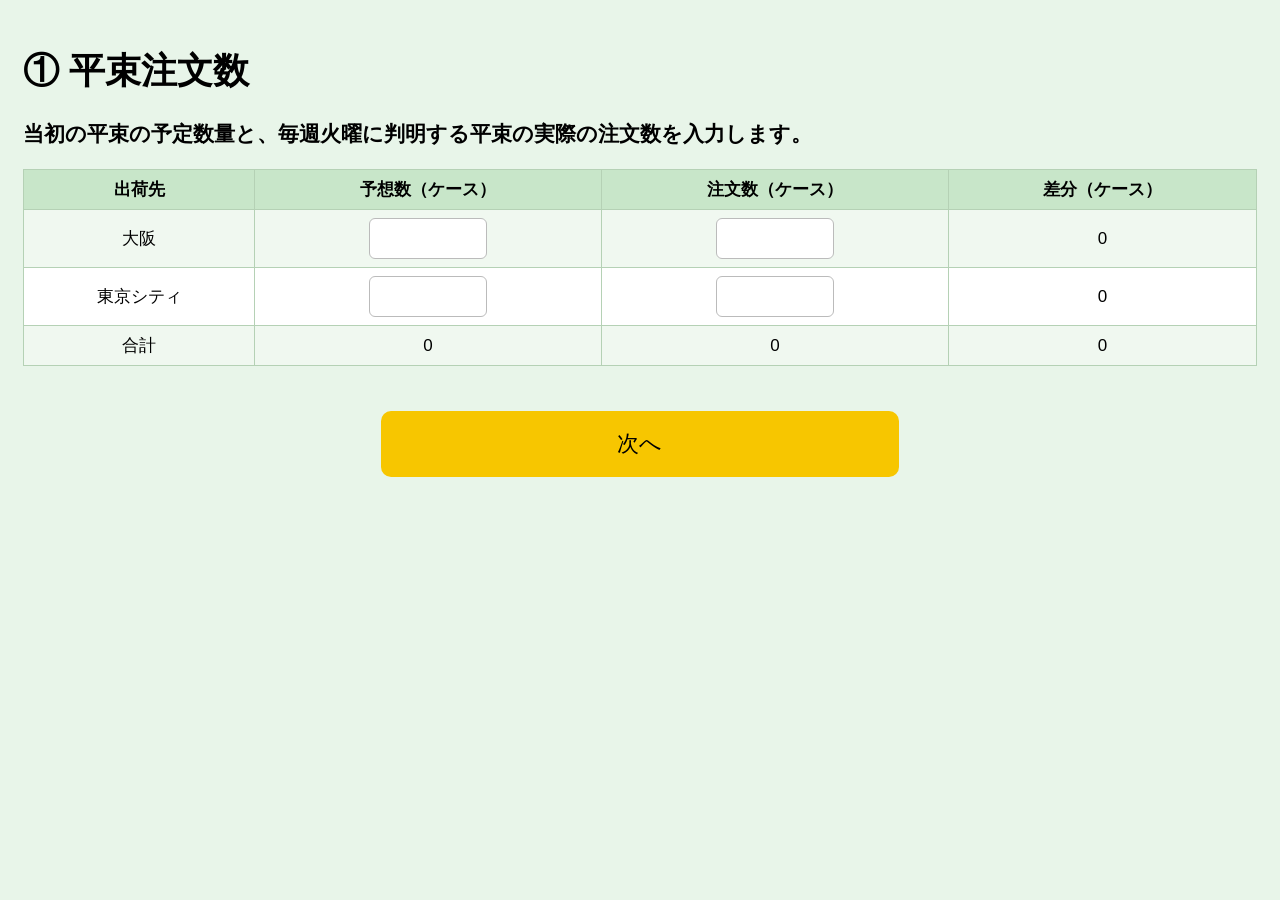
<file: index.html>
<!DOCTYPE html>
<html lang="ja">
<head>
<link rel="stylesheet" href="ui.css">
<link rel="manifest" href="./manifest.json">



    <meta charset="UTF-8">
    <meta name="viewport" content="width=device-width, initial-scale=1.0">
    <title>出荷数量決定アプリ</title>

 
</head>
<body>

<h1>① 平束注文数</h1>
<h3> 当初の平束の予定数量と、毎週火曜に判明する平束の実際の注文数を入力します。</h3>
<div class="table-wrapper">

<table>
    <tr>
        <th>出荷先</th>
        <th>予想数（ケース）</th>
        <th>注文数（ケース）</th>
        <th>差分（ケース）</th>
    </tr>

    <tr>
        <td>大阪</td>
        <td><input type="number" id="osaka_before"></td>
        <td><input type="number" id="osaka_after"></td>
        <td id="osaka_diff">0</td>
    </tr>

    <tr>
        <td>東京シティ</td>
        <td><input type="number" id="tokyo_before"></td>
        <td><input type="number" id="tokyo_after"></td>
        <td id="tokyo_diff">0</td>
    </tr>

    <tr class="highlight">
        <td>合計</td>
        <td id="total_before">0</td>
        <td id="total_after">0</td>
        <td id="total_diff">0</td>
    </tr>
</table>
</div>

<div class="nav-buttons">
<a href="next.html" class="btn-next">次へ</a>
</div>

<script>
    const inputs = document.querySelectorAll("input");

    inputs.forEach(input => {
        input.addEventListener("input", calc);
    });

    function calc() {
        const osaka_before = Number(document.getElementById("osaka_before").value) || 0;
        const osaka_after  = Number(document.getElementById("osaka_after").value) || 0;

        const tokyo_before = Number(document.getElementById("tokyo_before").value) || 0;
        const tokyo_after  = Number(document.getElementById("tokyo_after").value) || 0;

        const osaka_diff = osaka_after - osaka_before;
        const tokyo_diff = tokyo_after - tokyo_before;

        document.getElementById("osaka_diff").textContent = osaka_diff;
        document.getElementById("tokyo_diff").textContent = tokyo_diff;

        const total_before = osaka_before + tokyo_before;
        const total_after  = osaka_after + tokyo_after;
        const total_diff   = total_after - total_before;

        document.getElementById("total_before").textContent = total_before;
        document.getElementById("total_after").textContent = total_after;
        document.getElementById("total_diff").textContent = total_diff;

        // ★ 平束の増減数を保存（±そのまま）
		console.log("heisoku_diff 保存前 total_diff =", total_diff);

        localStorage.setItem("heisoku_diff", total_diff);
		console.log("保存された heisoku_diff =", localStorage.getItem("heisoku_diff"));
    }
</script>
<script>
if ("serviceWorker" in navigator) {
    navigator.serviceWorker.register("./service-worker.js")
    .then(() => console.log("SW 登録成功"))
    .catch(err => console.log("SW 登録失敗:", err));
}
</script>

</body>
</html>
</file>
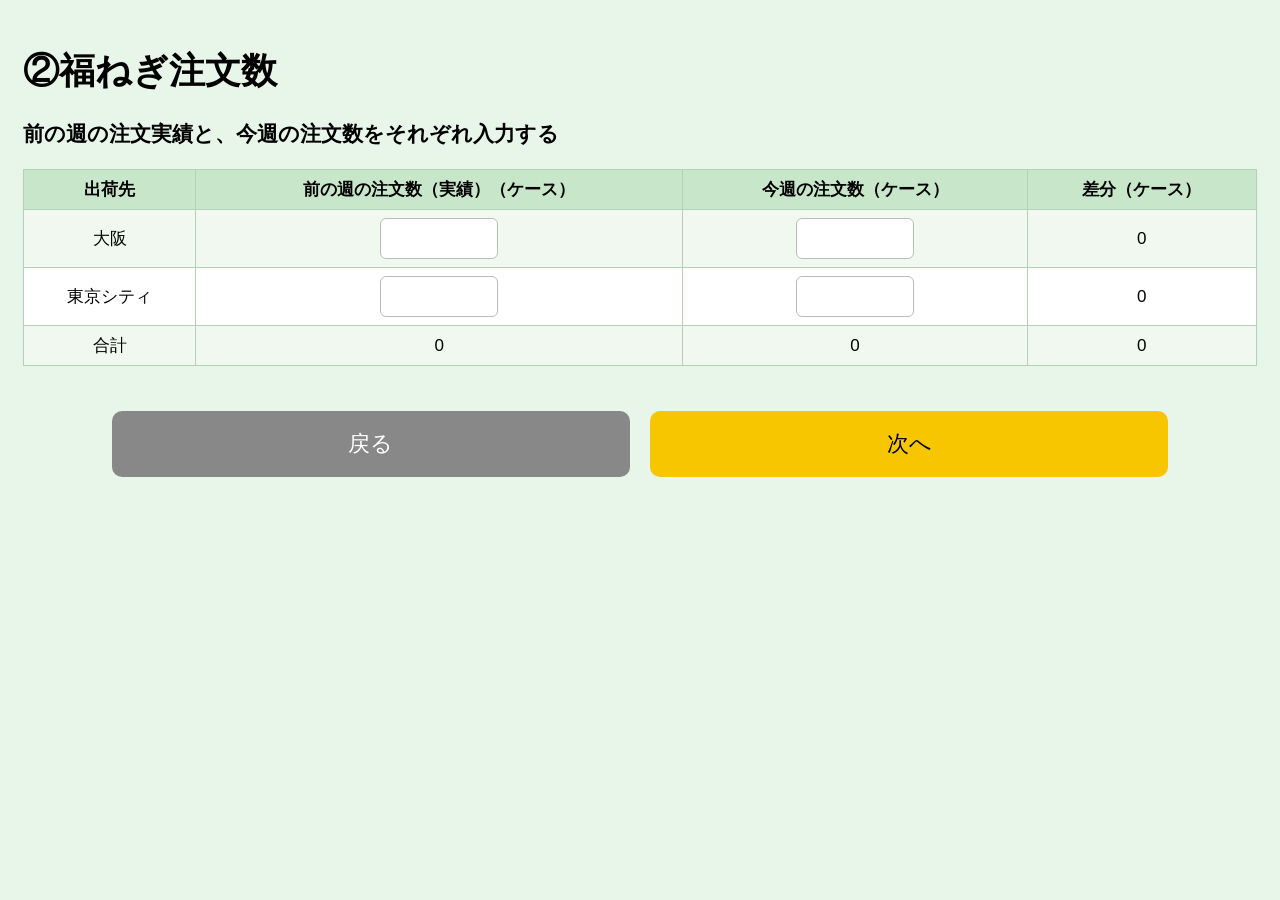
<file: next.html>
<!DOCTYPE html>
<html lang="ja">
<head>
<link rel="stylesheet" href="ui.css">
    <meta charset="UTF-8">
    <meta name="viewport" content="width=device-width, initial-scale=1.0">
    <title>②福ねぎ注文数</title>

        
</head>
<body>

    <h1>②福ねぎ注文数</h1>
	<h3> 前の週の注文実績と、今週の注文数をそれぞれ入力する</h3>
<div class="table-wrapper">

    <table>
        <tr>
            <th>出荷先</th>
            <th>前の週の注文数（実績）（ケース）</th>
            <th>今週の注文数（ケース）</th>
            <th>差分（ケース）</th>
        </tr>

        <tr>
            <td>大阪</td>
            <td><input type="number" id="osaka_before"></td>
            <td><input type="number" id="osaka_after"></td>
            <td id="osaka_diff">0</td>
        </tr>

        <tr>
            <td>東京シティ</td>
            <td><input type="number" id="tokyo_before"></td>
            <td><input type="number" id="tokyo_after"></td>
            <td id="tokyo_diff">0</td>
        </tr>

        <tr class="highlight">
            <td>合計</td>
            <td id="total_before">0</td>
            <td id="total_after">0</td>
            <td id="total_diff">0</td>
        </tr>
    </table>
	</div>

<div class="nav-buttons">

    <a href="index.html" class="btn-prev">戻る</a>
    <a href="next2.html" class="btn-next">次へ</a>
</div>


    <script>
    const inputs = document.querySelectorAll("input");

    inputs.forEach(input => {
        input.addEventListener("input", calc);
    });

    function calc() {
        const osaka_before = Number(document.getElementById("osaka_before").value) || 0;
        const osaka_after  = Number(document.getElementById("osaka_after").value) || 0;

        const tokyo_before = Number(document.getElementById("tokyo_before").value) || 0;
        const tokyo_after  = Number(document.getElementById("tokyo_after").value) || 0;

        // 個別差分
        const osaka_diff = osaka_after - osaka_before;
        const tokyo_diff = tokyo_after - tokyo_before;

        document.getElementById("osaka_diff").textContent = osaka_diff;
        document.getElementById("tokyo_diff").textContent = tokyo_diff;

        // 合計
        const total_before = osaka_before + tokyo_before;
        const total_after  = osaka_after + tokyo_after;
        const total_diff   = total_after - total_before;

        document.getElementById("total_before").textContent = total_before;
        document.getElementById("total_after").textContent = total_after;
        document.getElementById("total_diff").textContent = total_diff;

        // ★差分（増減どちらも）を保存
        localStorage.setItem("order_diff", total_diff);
    }
</script>


</body>
</html>
</file>
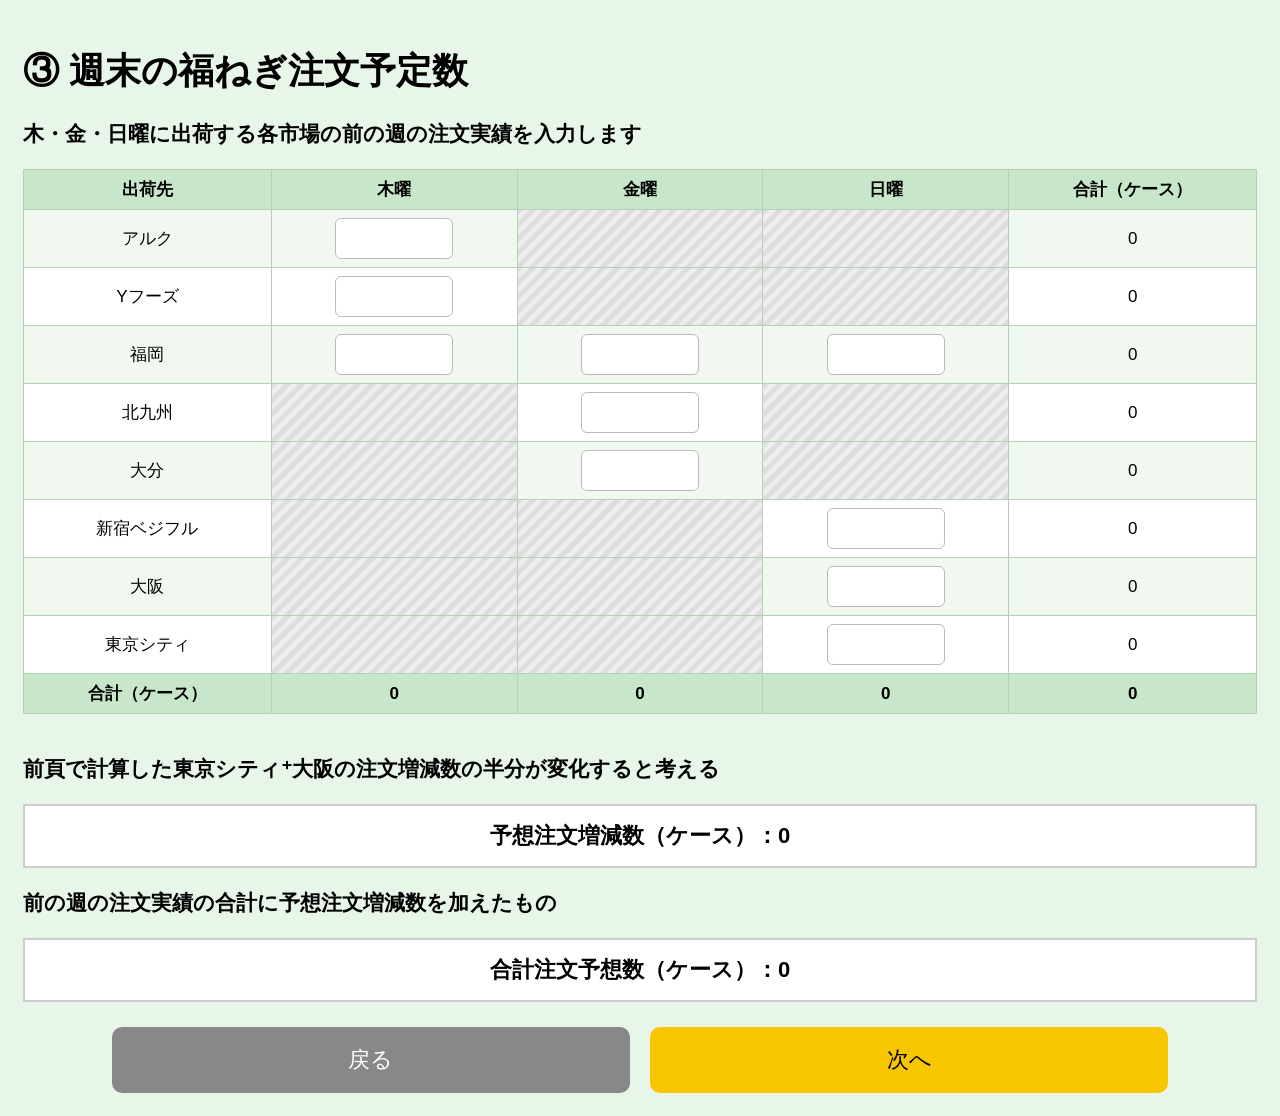
<file: next2.html>
<!DOCTYPE html>
<html lang="ja">
<head>
<link rel="stylesheet" href="ui.css">

    <meta charset="UTF-8">
    <meta name="viewport" content="width=device-width, initial-scale=1.0">
    <title>③週末の福ねぎ注文予定数</title>

    
</head>
<body>

<h1>③ 週末の福ねぎ注文予定数</h1>
<h3>木・金・日曜に出荷する各市場の前の週の注文実績を入力します</h3>
<div class="table-wrapper">

<table>
    <tr>
        <th>出荷先</th>
        <th>木曜</th>
        <th>金曜</th>
        <th>日曜</th>
        <th>合計（ケース）</th>
    </tr>

    <!-- アルク -->
    <tr>
        <td>アルク</td>
        <td><input type="number" class="order thu"></td>
        <td class="disabled-cell"></td>
        <td class="disabled-cell"></td>
        <td class="row-total">0</td>
    </tr>

    <!-- Yフーズ -->
    <tr>
        <td>Yフーズ</td>
        <td><input type="number" class="order thu"></td>
        <td class="disabled-cell"></td>
        <td class="disabled-cell"></td>
        <td class="row-total">0</td>
    </tr>

    <!-- 福岡 -->
    <tr>
        <td>福岡</td>
        <td><input type="number" class="order thu"></td>
        <td><input type="number" class="order fri"></td>
        <td><input type="number" class="order sat"></td>
        <td class="row-total">0</td>
    </tr>

    <!-- 北九州 -->
    <tr>
        <td>北九州</td>
        <td class="disabled-cell"></td>
        <td><input type="number" class="order fri"></td>
        <td class="disabled-cell"></td>
        <td class="row-total">0</td>
    </tr>

    <!-- 大分 -->
    <tr>
        <td>大分</td>
        <td class="disabled-cell"></td>
        <td><input type="number" class="order fri"></td>
        <td class="disabled-cell"></td>
        <td class="row-total">0</td>
    </tr>

    <!-- 新宿ベジフル -->
    <tr>
        <td>新宿ベジフル</td>
        <td class="disabled-cell"></td>
        <td class="disabled-cell"></td>
        <td><input type="number" class="order sat"></td>
        <td class="row-total">0</td>
    </tr>

    <!-- 大阪 -->
    <tr>
        <td>大阪</td>
        <td class="disabled-cell"></td>
        <td class="disabled-cell"></td>
        <td><input type="number" class="order sat"></td>
        <td class="row-total">0</td>
    </tr>

    <!-- 東京シティ -->
    <tr>
        <td>東京シティ</td>
        <td class="disabled-cell"></td>
        <td class="disabled-cell"></td>
        <td><input type="number" class="order sat"></td>
        <td class="row-total">0</td>
    </tr>

    <!-- 列合計 -->
    <tr>
        <th>合計（ケース）</th>
        <th id="thu_total">0</th>
        <th id="fri_total">0</th>
        <th id="sat_total">0</th>
        <th id="all_total">0</th>
    </tr>
</table>
</div>
<h3>前頁で計算した東京シティ⁺大阪の注文増減数の半分が変化すると考える</h3>
<div class="total-box">
    予想注文増減数（ケース）：<span id="diff">0</span>
</div>

<h3>前の週の注文実績の合計に予想注文増減数を加えたもの</h3>
<div class="total-box">
    合計注文予想数（ケース）：<span id="predicted">0</span>
</div>

<div class="nav-buttons">
<a href="next.html" class="btn-prev">戻る</a>
<a href="next3.html" class="btn-next">次へ</a>
</div>


<script>


    const inputs = document.querySelectorAll(".order");
    const rowTotals = document.querySelectorAll(".row-total");

    const thuTotal = document.getElementById("thu_total");
    const friTotal = document.getElementById("fri_total");
    const satTotal = document.getElementById("sat_total");
    const allTotal = document.getElementById("all_total");

    const diffBox = document.getElementById("diff");
    const predictedBox = document.getElementById("predicted");

    inputs.forEach(input => input.addEventListener("input", calc));


    function calc() {
    let thu = 0, fri = 0, sat = 0, total = 0;

    // 行合計
    rowTotals.forEach((cell, idx) => {
        const rowInputs = cell.parentElement.querySelectorAll("input");
        let sum = 0;
        rowInputs.forEach(i => sum += Number(i.value) || 0);
        cell.textContent = sum;
    });

    // 列合計
    document.querySelectorAll(".thu").forEach(i => thu += Number(i.value) || 0);
    document.querySelectorAll(".fri").forEach(i => fri += Number(i.value) || 0);
    document.querySelectorAll(".sat").forEach(i => sat += Number(i.value) || 0);

    thuTotal.textContent = thu;
    friTotal.textContent = fri;
    satTotal.textContent = sat;

    total = thu + fri + sat;
    allTotal.textContent = total;

    // ★ next.html の増減差分（増減どちらも）
    const diff_raw = Number(localStorage.getItem("order_diff")) || 0;

    // ★ ここで 1/2 にする
    const diff = diff_raw / 2;

    // 表示
    diffBox.textContent = diff;

    // ★ 合計注文予想数
    const predicted = total + diff;
    predictedBox.textContent = predicted;

    // 次ページ用に保存
	console.log("predicted_order 保存前 predicted =", predicted);
    localStorage.setItem("predicted_order", predicted);
	console.log("保存された predicted_order =", localStorage.getItem("predicted_order"));

}

</script>

</body>
</html>
</file>
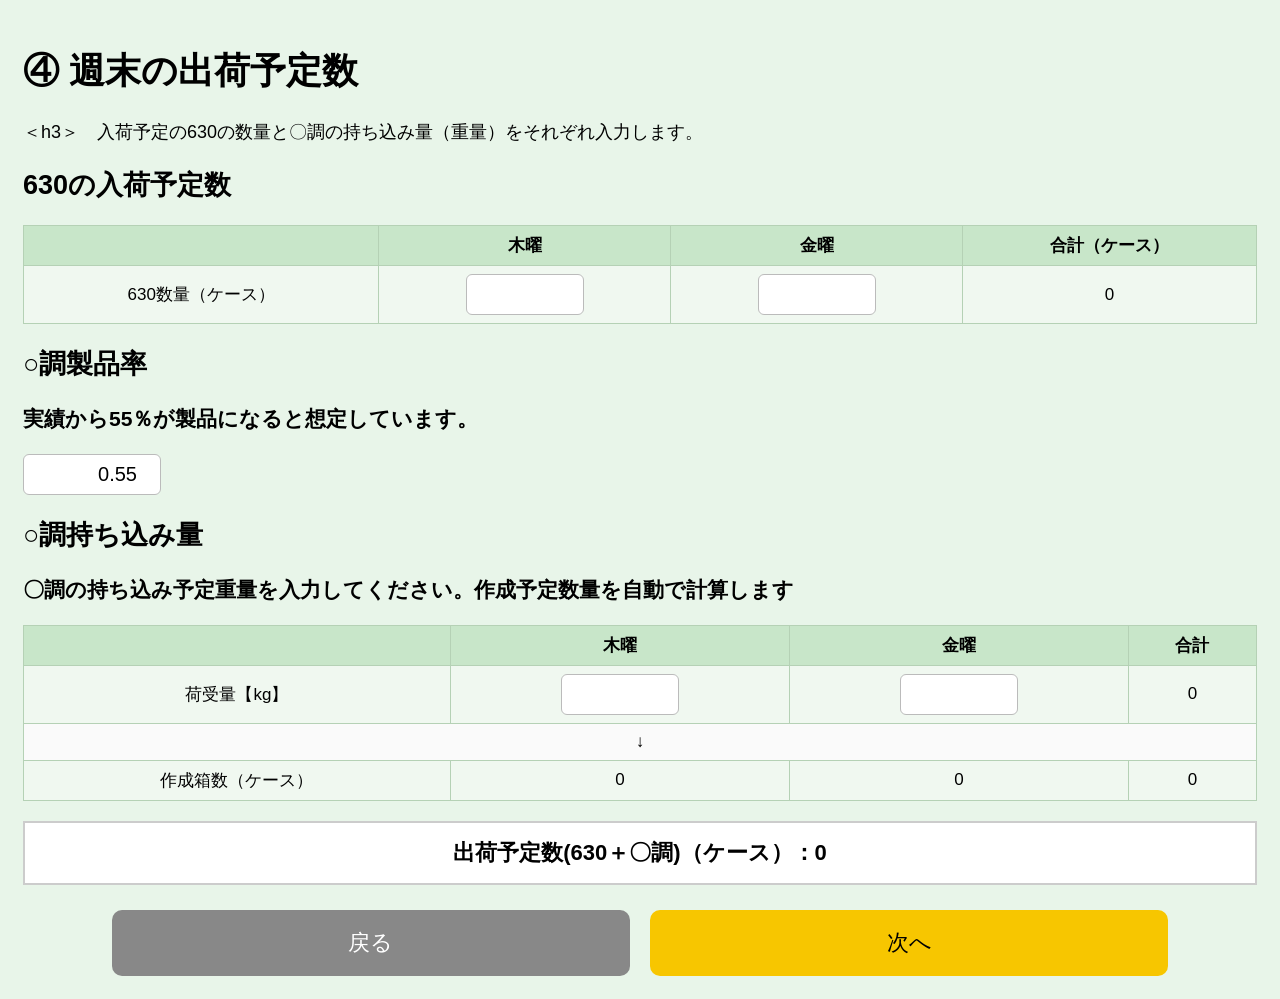
<file: next3.html>
<!DOCTYPE html>
<html lang="ja">
<head>
<link rel="stylesheet" href="ui.css">

    <meta charset="UTF-8">
    <meta name="viewport" content="width=device-width, initial-scale=1.0">
    <title>④週末の出荷予定数</title>

  
</head>
<body>

<h1>④ 週末の出荷予定数</h1>
＜h3＞　入荷予定の630の数量と〇調の持ち込み量（重量）をそれぞれ入力します。</h3>

<!-- ① 630予定数量の表 -->
<h2>630の入荷予定数</h2>

<div class="table-wrapper">

<table>
    <tr>
        <th></th>
        <th>木曜</th>
        <th>金曜</th>
        <th>合計（ケース）</th>
    </tr>
    <tr>
        <td>630数量（ケース）</td>
        <td><input type="number" class="ship630 thu630"></td>
        <td><input type="number" class="ship630 fri630"></td>
        <td id="sum630">0</td>
    </tr>
</table>

<!-- ② ○調製品率 -->
<h2>○調製品率</h2>
<h3>実績から55％が製品になると想定しています。</h3>
<input type="number" id="rate" value="0.55" step="0.01" style="width:120px; font-size:20px; text-align:right;">

<!-- ③ ○調数量の表 -->
<h2>○調持ち込み量</h2>
<h3>〇調の持ち込み予定重量を入力してください。作成予定数量を自動で計算します</h3>
<div class="table-wrapper">

<table>
    <tr>
        <th></th>
        <th>木曜</th>
        <th>金曜</th>
        <th>合計</th>
    </tr>

    <!-- 荷受量 -->
    <tr>
        <td>荷受量【kg】</td>
        <td><input type="number" class="choWeight thuCho"></td>
        <td><input type="number" class="choWeight friCho"></td>
        <td id="choWeightTotal">0</td>
    </tr>

    <!-- ↓ 区切り -->
    <tr>
        <td colspan="4" style="background:#fafafa; font-weight:bold;">↓</td>
    </tr>

    <!-- 作成箱数 -->
    <tr>
        <td>作成箱数（ケース）</td>
        <td id="choBoxThu">0</td>
        <td id="choBoxFri">0</td>
        <td id="choBoxTotal">0</td>
    </tr>
</table>
</div>
</div>
<!-- ④ 出荷予定数 -->
<div class="total-box">
    出荷予定数(630＋〇調)（ケース）：<span id="totalShip">0</span>
</div>

<div class="nav-buttons">
<a href="next2.html" class="btn-prev">戻る</a>
<a href="next4.html" class="btn-next">次へ</a>

</div>


<script>
    const rateInput = document.getElementById("rate");

    // 製品率の初期値保存
    if (!localStorage.getItem("rate")) {
        localStorage.setItem("rate", 0.55);
    } else {
        rateInput.value = localStorage.getItem("rate");
    }

    rateInput.addEventListener("change", () => {
        if (!confirm("本当に変更しますか？")) {
            rateInput.value = localStorage.getItem("rate") || 0.55;
        } else {
            localStorage.setItem("rate", rateInput.value);
            calcAll();
        }
    });

    const ship630 = document.querySelectorAll(".ship630");
    const sum630 = document.getElementById("sum630");

    const choWeightInputs = document.querySelectorAll(".choWeight");
    const choWeightTotal = document.getElementById("choWeightTotal");

    const choBoxThu = document.getElementById("choBoxThu");
    const choBoxFri = document.getElementById("choBoxFri");
    const choBoxTotal = document.getElementById("choBoxTotal");

    const totalShip = document.getElementById("totalShip");

    ship630.forEach(i => i.addEventListener("input", calcAll));
    choWeightInputs.forEach(i => i.addEventListener("input", calcAll));
// ★ ページ読み込み時に必ず1回実行
calcAll();

    function calcAll() {
        // 630合計（ケース）
        let s630 = 0;
        ship630.forEach(i => s630 += Number(i.value) || 0);
        sum630.textContent = s630;

        // ○調 荷受量（kg）
        const thuWeight = Number(document.querySelector(".choWeight.thuCho").value) || 0;
        const friWeight = Number(document.querySelector(".choWeight.friCho").value) || 0;
        const weightTotal = thuWeight + friWeight;
        choWeightTotal.textContent = weightTotal;

        // 製品率
        const rate = Number(localStorage.getItem("rate")) || 0.55;

        // 作成箱数（ケース）曜日別
        const thuBox = Math.floor((thuWeight * rate) / 0.6);
        const friBox = Math.floor((friWeight * rate) / 0.6);

        choBoxThu.textContent = thuBox;
        choBoxFri.textContent = friBox;

        const boxTotal = thuBox + friBox;
        choBoxTotal.textContent = boxTotal;

        // 出荷予定数 = 630合計 + ○調作成箱数合計
        const total = s630 + boxTotal;
        totalShip.textContent = total;

        // 次ページ用に保存
		console.log("total_ship 保存前 total =", total);

        localStorage.setItem("ship630_total", s630);
        localStorage.setItem("cho_total", weightTotal);
        localStorage.setItem("box_count", boxTotal);
        localStorage.setItem("total_ship", total);
		console.log("保存された total_ship =", localStorage.getItem("total_ship"));

    }
</script>

</body>
</html>
</file>
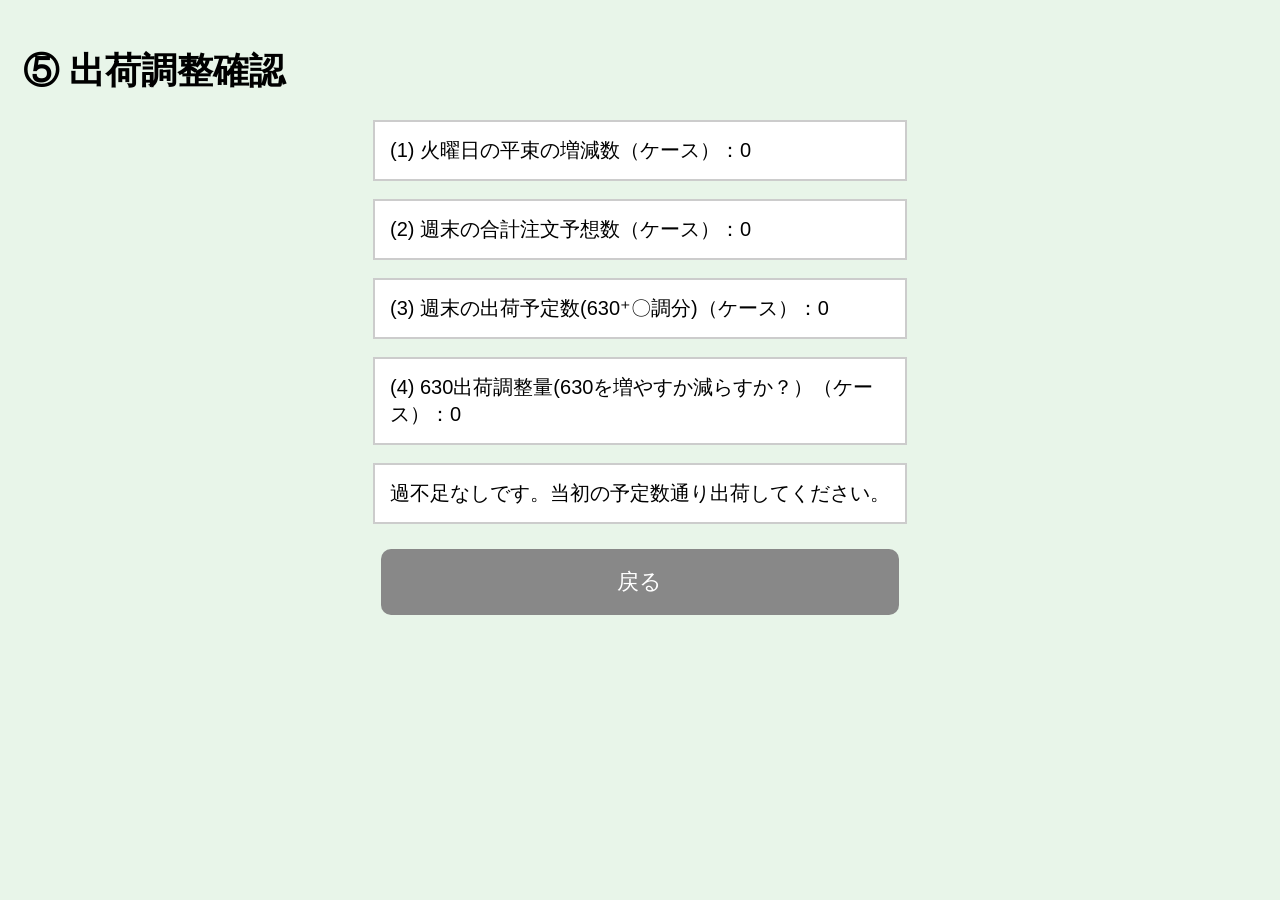
<file: next4.html>
<!DOCTYPE html>
<html lang="ja">
<head>
<link rel="stylesheet" href="ui.css">
    <meta charset="UTF-8">
    <meta name="viewport" content="width=device-width, initial-scale=1.0">
    <title>⑤ 出荷調整確認</title>

  
</head>

<body>

<h1>⑤ 出荷調整確認</h1>

<!-- デバッグ表示 -->
<!--<div class="box">
    <div class="debug-label">debug:</div>
     predicted_order = <span id="dbgPred" class="debug-value"></span><br>
     total_ship      = <span id="dbgShip" class="debug-value"></span><br>
     heisoku_diff    = <span id="dbgHei"  class="debug-value"></span><br>
     order_diff      = <span id="dbgOrderDiff" class="debug-value"></span>
 </div> -->


<div class="box">
    (1) 火曜日の平束の増減数（ケース）：<span id="diff">0</span>
</div>

<div class="box">
    (2) 週末の合計注文予想数（ケース）：<span id="predicted">0</span><br>
</div>    
	<div class="box">
	(3) 週末の出荷予定数(630⁺〇調分)（ケース）：<span id="ship">0</span>
</div>

<div class="box">
    (4) 630出荷調整量(630を増やすか減らすか？）（ケース）：<span id="adjust630">0</span>
</div>

<div class="box" id="zeroBox" style="display:none;">
    過不足なしです。当初の予定数通り出荷してください。
</div>

<div class="box" id="reduceBox" style="display:none;">
    <span id="reduceMsg"></span>
</div>

<div class="box" id="increaseBox" style="display:none;">
    <h4>(5) 630追加入荷量の調整</h4>

    <div class="input-row">
        木曜：<input type="number" id="thuInput">
    </div>

    <div class="input-row">
        金曜：<input type="number" id="friInput" readonly>
    </div>

    <div class="error" id="errorMsg"></div>
</div>

<div class="box" id="hiratabaBox" style="display:none;">
    <span id="hiratabaMsg"></span>
</div>
<div class="nav-buttons">
<a href="next3.html" class="btn-prev">戻る</a>
</div>


<!-- ★★★ script は必ず body の最後に置く ★★★ -->
<script>
document.addEventListener("DOMContentLoaded", () => {

    console.log("next4 DOM loaded");

    // localStorage から数値を安全に取得するヘルパー
    function getNumberFromStorage(key) {
        const raw = localStorage.getItem(key);
        if (raw === null || raw === "") return null;
        const num = Number(raw);
        return Number.isNaN(num) ? null : num;
    }

    // 4変数を取得
    const rawPred      = localStorage.getItem("predicted_order");
    const rawShip      = localStorage.getItem("total_ship");
    const rawHei       = localStorage.getItem("heisoku_diff");
    const rawOrderDiff = localStorage.getItem("order_diff");




    // 数値として使う値
    const predicted = getNumberFromStorage("predicted_order") ?? 0;
    const ship      = getNumberFromStorage("total_ship")      ?? 0;
    const diff      = getNumberFromStorage("heisoku_diff")    ?? 0;

    document.getElementById("predicted").textContent = predicted;
    document.getElementById("ship").textContent      = ship;
    document.getElementById("diff").textContent      = diff;

    // 630出荷調整量
    const adjust        = predicted - ship;
    const adjustRounded = Math.round(adjust);

    if (Number.isInteger(adjust)) {
        document.getElementById("adjust630").textContent = adjust;
    } else {
        document.getElementById("adjust630").textContent =
            `${adjust}（四捨五入：${adjustRounded}）`;
    }

    localStorage.setItem("adjust630", String(adjustRounded));

    // ① ±0 の場合
    if (adjustRounded === 0) {
        document.getElementById("zeroBox").style.display = "block";
        return;
    }

    // ② 減らす場合
    if (adjustRounded < 0) {
        document.getElementById("reduceBox").style.display = "block";
        document.getElementById("reduceMsg").textContent =
            `630出荷量を ${Math.abs(adjustRounded)} ケース減らします`;
    }

    // ③ 増やす場合
    if (adjustRounded > 0) {
        document.getElementById("increaseBox").style.display = "block";

        const thuInput = document.getElementById("thuInput");
        const friInput = document.getElementById("friInput");
        const errorMsg = document.getElementById("errorMsg");

        thuInput.addEventListener("input", () => {
            const thu = Number(thuInput.value) || 0;
            const fri = adjustRounded - thu;

            friInput.value = fri;

            if (thu < 0 || fri < 0) {
                errorMsg.textContent = "※ 入力値が調整量を超えています";
            } else {
                errorMsg.textContent = "";
            }
        });
    }

    // ④ 平束崩れ判定
    if (adjustRounded > 0 && diff < 0) {
        const hiratabaBox = document.getElementById("hiratabaBox");
        const hiratabaMsg = document.getElementById("hiratabaMsg");

        hiratabaBox.style.display = "block";

        const hirataba = Math.abs(diff) * 4;

        if (hirataba > adjustRounded) {
            hiratabaMsg.textContent =
                `平束崩れとして(630${adjustRounded}ケース分）のみ受入可能です`;
        } else {
            hiratabaMsg.textContent =
                `平束崩れ分全数、（630換算で${hirataba} ケース分）受入可能です`;
        }
    }

});
</script>

</body>
</html>
</file>
<file: ui.css>
/* ============================
   全ページ共通 UI
   ============================ */

/* ページ全体 */
body {
    font-family: sans-serif;
    padding: 15px;
    background: #e8f5e9; /* 明るい薄緑 */
    font-size: 18px;
}

/* 白いボックス */
.box {
    background: #fff;
    border: 2px solid #ccc;
    padding: 15px;
    margin: 18px auto;     /* ← 左右を auto にして中央寄せ */
    font-size: 20px;
    max-width: 500px;      /* ← 横幅の上限をつける（ここがポイント） */
}

/* テーブル */
table {
    width: 100%;              /* ← 元に戻す */
    border-collapse: collapse;
    background: white;
    margin-bottom: 20px;
    table-layout: auto;
}

/* セル */
th, td {
    border: 1px solid #b5d1b5;
    padding: 8px;
    text-align: center;
    font-size: 17px;
}

/* ヘッダー */
th {
    background: #c8e6c9;
    font-weight: bold;
}

/* 行の交互色 */
table tr:nth-child(even) {
    background: #f0f8f0;
}

/* スマホで横スクロール可能に */
.table-wrapper {
    overflow-x: auto;
}

/* 入力欄（数字） */
input[type="number"] {
    width: 100px;          /* 80 → 100 にして少し広く */
    padding: 8px;
    font-size: 20px;
    text-align: center;
    background: #ffffff;
    border: 1px solid #bbb;
    border-radius: 6px;
}

/* 入力欄をセル中央に寄せる */
td input {
    margin-left: auto;
    margin-right: auto;
    display: block;
}

/* エラー表示 */
.error {
    color: red;
    font-weight: bold;
}

/* 行の余白 */
.input-row {
    margin: 10px 0;
}

/* デバッグ用 */
.debug-label {
    font-size: 14px;
    color: #555;
}

.debug-value {
    font-weight: bold;
}

/* ===== スマホ向けボタン最適化 ===== */
.btn-prev,
.btn-next {
    display: block;
    width: 42%;
    padding: 18px 0;
    font-size: 22px;
    border-radius: 10px;
    text-align: center;
    text-decoration: none;
}

/* 横並び中央配置 */
.nav-buttons {
    display: flex;
    justify-content: center;
    gap: 20px;
    margin-top: 25px;
}

/* 前へボタン（グレー） */
.btn-prev {
    background: #888;
    color: white;
}

/* 次へボタン（黄色） */
.btn-next {
    background: #f7c600;
    color: black;
}

/* ============================
   ページ固有の UI
   ============================ */

/* next2.html の斜線セル */
.disabled-cell {
    background: repeating-linear-gradient(
        -45deg,
        #ddd,
        #ddd 5px,
        #eee 5px,
        #eee 10px
    );
}

/* next3.html の合計ボックス */
.total-box {
    font-size: 22px;
    font-weight: bold;
    padding: 15px;
    background: #fff;
    border: 2px solid #ccc;
    text-align: center;
}
</file>
